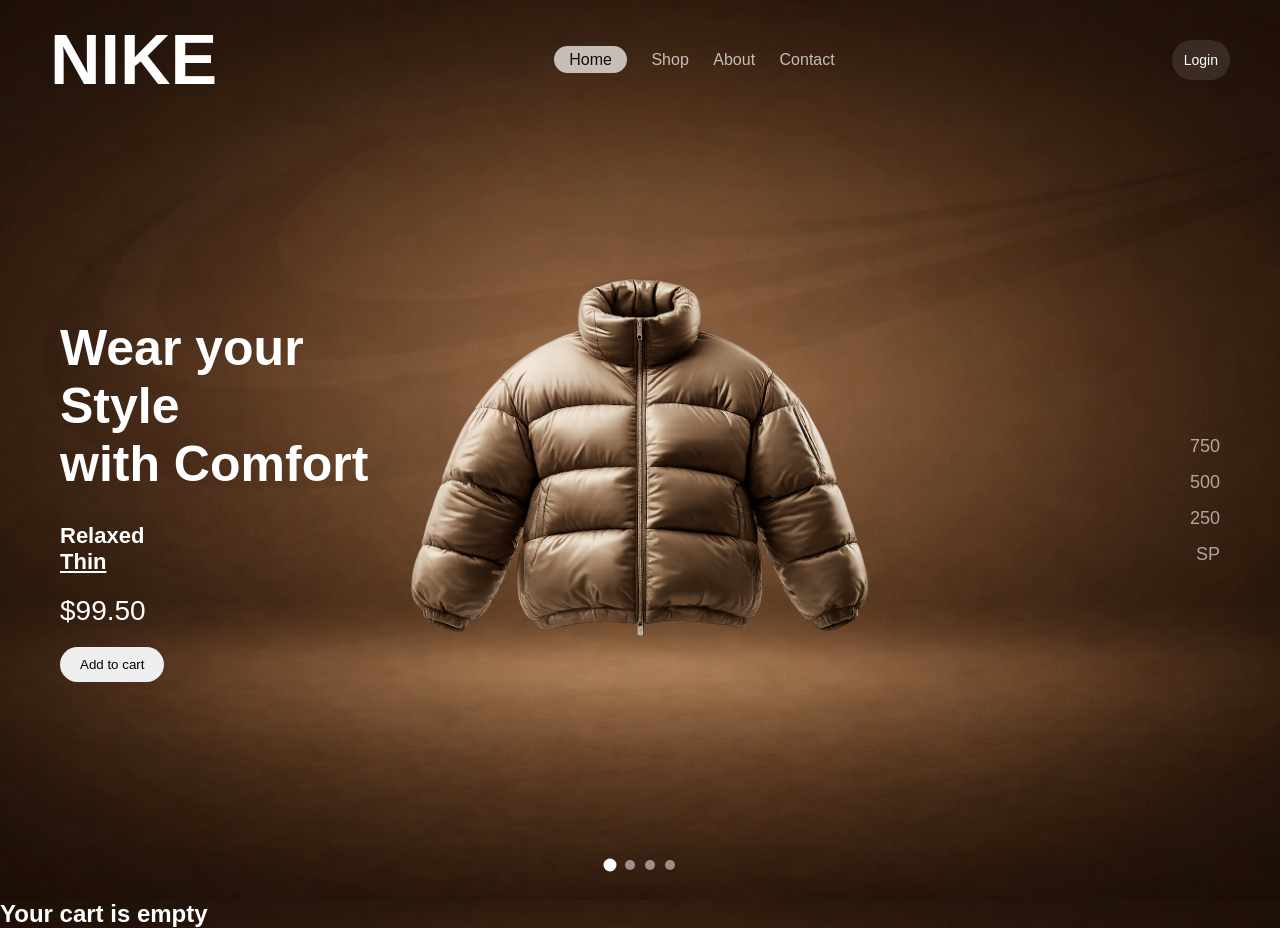
<file: index.html>
<!DOCTYPE html>
<html lang="en">
<head>
<meta charset="UTF-8">
<meta name="viewport" content="width=device-width, initial-scale=1.0">
<title>Hoodie Store</title>
<link rel="stylesheet" href="style.css">
<link rel="stylesheet" href="https://cdnjs.cloudflare.com/ajax/libs/font-awesome/6.5.0/css/all.min.css">
</head>

<body>

<!-- NAVBAR -->
<header class="navbar">
  <div class="logo">NIKE</div>

    <nav>
    <a class="active" href="index.html">Home</a>
    <a href="shop.html">Shop</a>
    <a href="#">About</a>
    <a href="#">Contact</a>
  </nav>

   <div class="user" onclick="goProfile()" id="userIcon"></div>
</header>

<!-- MAIN SECTION -->
<section class="hero">

  <!-- LEFT TEXT -->
  <div class="left">
    <h1>Wear your Style <br> with Comfort</h1>

    <div class="product-info">
       <h2 id="title">Relaxed<br><span id="type">Thin</span></h2>
       <p class="price" id="price">$99.50</p>
      <button onclick="addToCart(
'Winter Heavy',
129.50,
'images/product1.jpg'
)">
Add to cart
</button>
    </div>
  </div>

  <!-- CENTER IMAGE -->
  <div class="center">
    <div class="float-wrapper">
      <img id="jacket" src="images/jacket-1.png">
    </div>
  </div>

  <!-- RIGHT SIDE -->
  <div class="right">
    <span onclick="changeJacket(0)">750</span>
    <span onclick="changeJacket(1)">500</span>
    <span onclick="changeJacket(2)">250</span>
    <span onclick="changeJacket(3)">SP</span>
  </div>

  <!-- SLIDER (MOVE TO BOTTOM ALWAYS) -->
  <div class="slider">
    <span onclick="changeJacket(0)"></span>
    <span onclick="changeJacket(1)"></span>
    <span onclick="changeJacket(2)"></span>
    <span onclick="changeJacket(3)"></span>
  </div>

</section>

<script src="script.js"></script>
<div id="cartItems"></div>

<script>
const cart = JSON.parse(localStorage.getItem("cart")) || [];
const cartContainer = document.getElementById("cartItems");

if (cart.length === 0) {
    cartContainer.innerHTML = "<h2>Your cart is empty</h2>";
} else {
    cart.forEach(item => {
        cartContainer.innerHTML += `
            <div style="margin-bottom:20px;">
                <img src="${item.image}" width="100">
                <h3>${item.name}</h3>
                <p>Price: $${item.price}</p>
                <p>Quantity: ${item.quantity}</p>
            </div>
        `;
    });
}
</script>
</body>
</html>
</file>
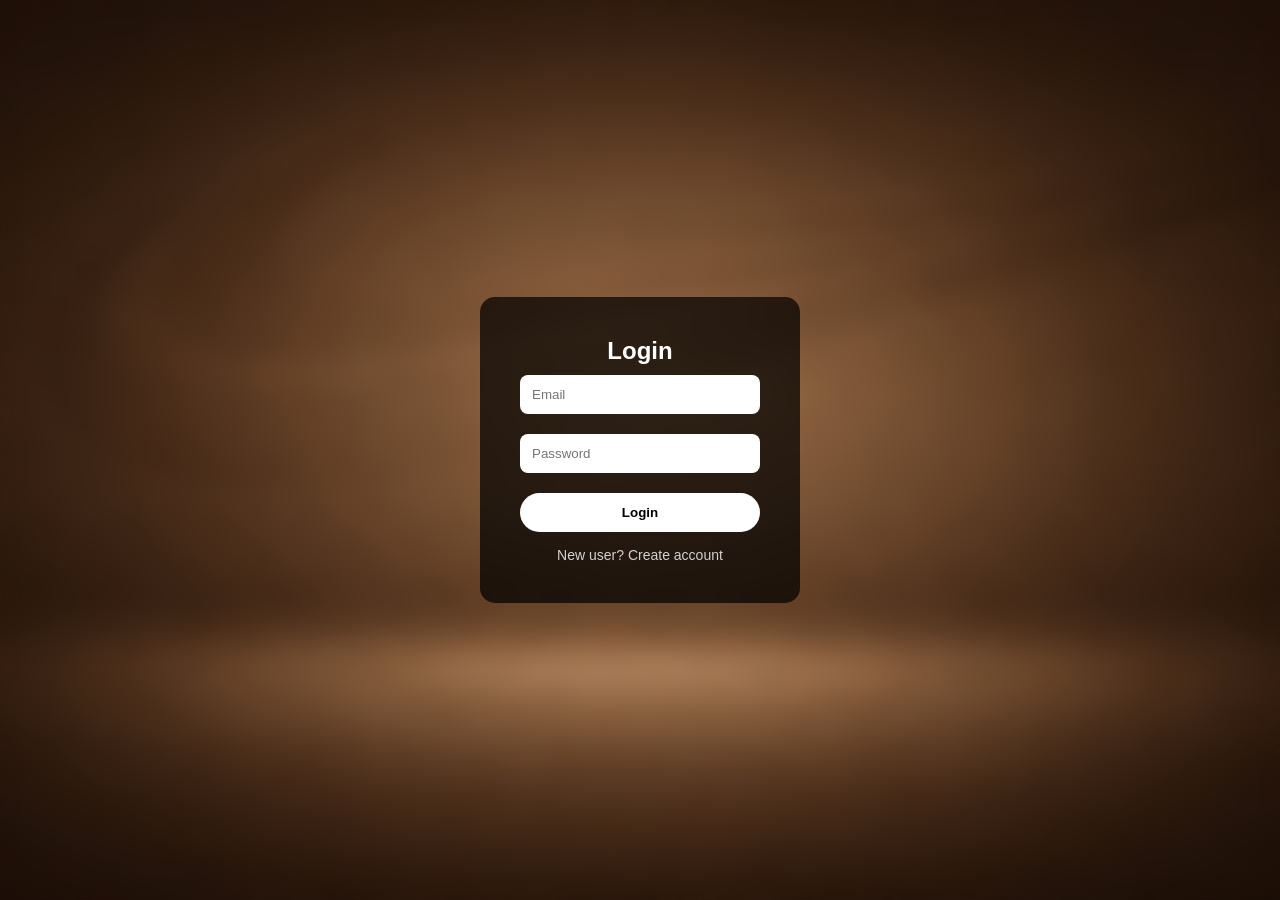
<file: login.html>
<!DOCTYPE html>
<html>
<head>
<title>Login</title>
<link rel="stylesheet" href="login.css">
</head>

<body>

<div class="container">

  <div class="box">

    <!-- LOGIN FORM -->
    <div id="loginForm">
      <h2>Login</h2>

      <input id="email" type="email" placeholder="Email">
      <input id="password" type="password" placeholder="Password">

      <button onclick="login()">Login</button>

      <p onclick="showSignup()">New user? Create account</p>
    </div>

    <!-- SIGNUP FORM -->
    <div id="signupForm" class="hidden">
      <h2>Create Account</h2>

      <input id="name" placeholder="Name">
      <input id="newEmail" type="email" placeholder="Email">
      <input id="newPass" type="password" placeholder="Password">

      <button onclick="signup()">Sign Up</button>

      <p onclick="showLogin()">Already have account? Login</p>
    </div>

  </div>

</div>

<script src="login.js"></script>

</body>
</html>
</file>
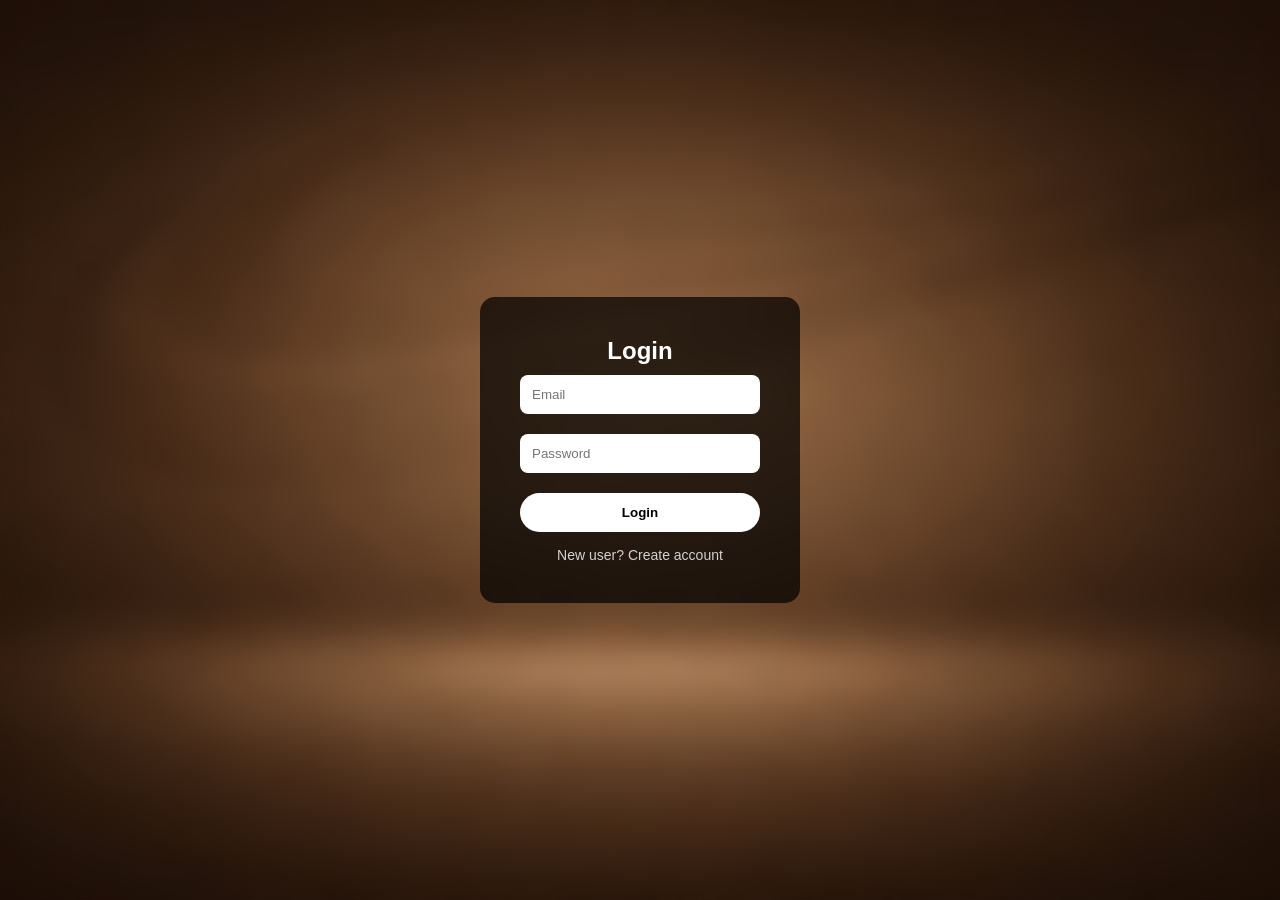
<file: profile.html>
<!DOCTYPE html>
<html lang="en">
<head>
<meta charset="UTF-8">
<meta name="viewport" content="width=device-width, initial-scale=1.0">
<title>Profile</title>
<link rel="stylesheet" href="profile.css">
</head>

<body>

<div class="profile-container">
    <div class="back-btn" onclick="goHome()">
  &#8592;
</div>

  <div class="profile-card">

    <!-- Avatar -->
    <div class="avatar">
      <i class="fa-solid fa-user"></i>
    </div>

    <!-- Details -->
    <h2 id="username">User Name</h2>
    <p id="email">user@email.com</p>

    <!-- Buttons -->
    <button onclick="logout()">Logout</button>

  </div>

</div>

<!-- ICON LIBRARY -->
<link rel="stylesheet" href="https://cdnjs.cloudflare.com/ajax/libs/font-awesome/6.5.0/css/all.min.css">

<script src="profile.js"></script>

</body>
</html>
</file>
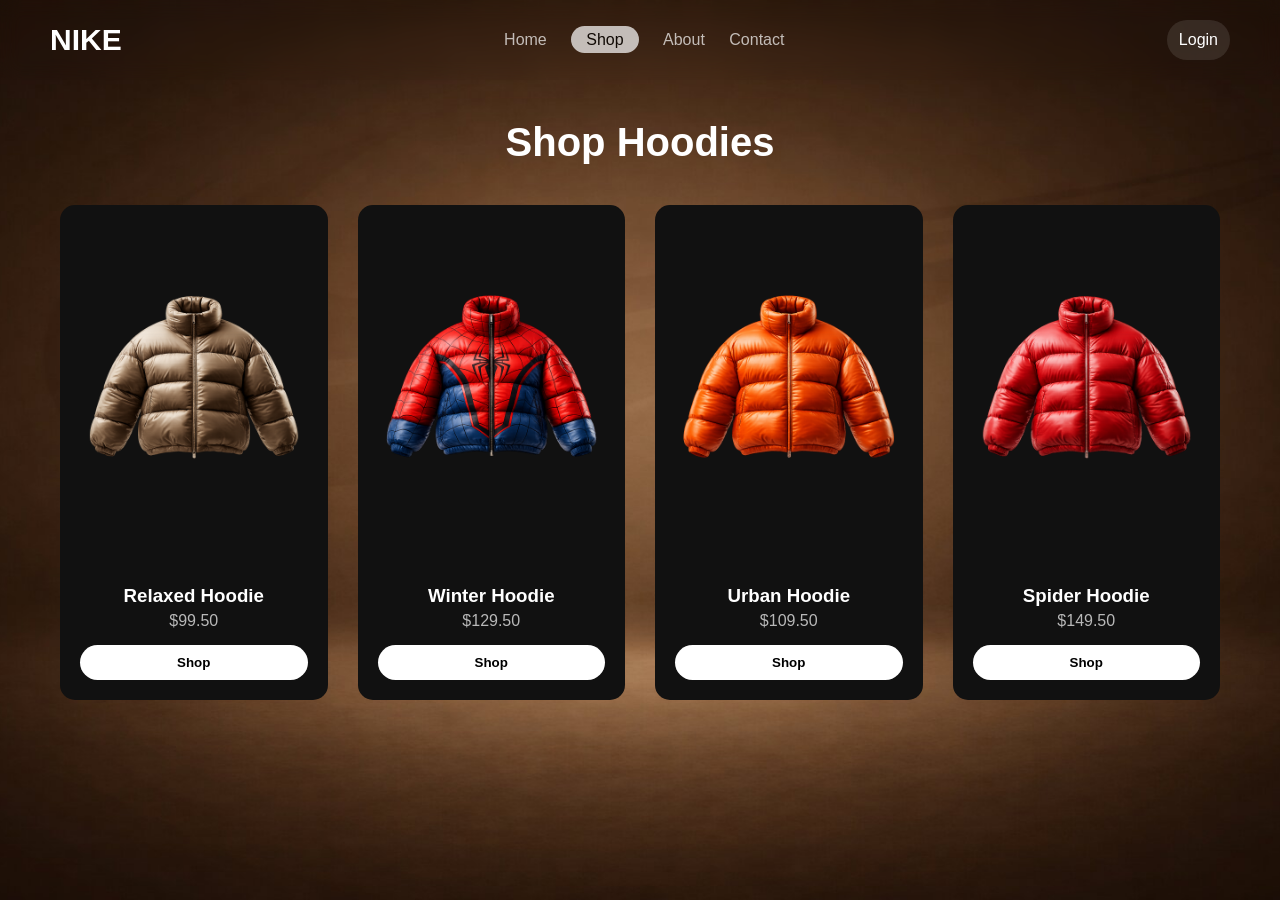
<file: shop.html>
<!DOCTYPE html>
<html lang="en">
<head>
<meta charset="UTF-8">
<meta name="viewport" content="width=device-width, initial-scale=1.0">
<title>Shop</title>
<link rel="stylesheet" href="shop.css">

<!-- FONT AWESOME -->
<link rel="stylesheet" href="https://cdnjs.cloudflare.com/ajax/libs/font-awesome/6.5.0/css/all.min.css">
</head>

<body>

<!-- NAVBAR -->
<header class="navbar">
  <div class="logo">NIKE</div>

  <nav>
    <a href="index.html">Home</a>
    <a class="active" href="shop.html">Shop</a>
    <a href="#">About</a>
    <a href="#">Contact</a>
  </nav>

  <div class="user" onclick="goProfile()" id="userIcon"></div>
</header>

<!-- SHOP SECTION -->
<section class="shop">

  <h1>Shop Hoodies</h1>

  <div class="grid">

    <div class="card">
      <img src="images/jacket-1.png">
      <h3>Relaxed Hoodie</h3>
      <p>$99.50</p>
      <button class="shop-btn" data-product="Relaxed Hoodie">Shop</button>
    </div>

    <div class="card">
      <img src="images/jacket-2.png">
      <h3>Winter Hoodie</h3>
      <p>$129.50</p>
      <button class="shop-btn" data-product="Winter Hoodie">Shop</button>
    </div>

    <div class="card">
      <img src="images/jacket-3.png">
      <h3>Urban Hoodie</h3>
      <p>$109.50</p>
      <button class="shop-btn" data-product="Urban Hoodie">Shop</button>
    </div>

    <div class="card">
      <img src="images/jacket-4.png">
      <h3>Spider Hoodie</h3>
      <p>$149.50</p>
      <button class="shop-btn" data-product="Spider Hoodie">Shop</button>
    </div>

  </div>

</section>

<!-- ✅ MODAL (move before script) -->
<!-- ✅ MODAL -->
<div id="orderModal" class="modal">

  <div class="modal-box">
    <span class="close" onclick="closeOrder()">✖</span>

    <h2 id="productName">Order Details</h2>

    <!-- DELIVERY DETAILS -->
    <input id="address" placeholder="Full Address (Street, Area)">
    <input id="city" placeholder="City">
    <input id="pincode" placeholder="Pincode">
    <input id="phone" placeholder="Phone Number">

    <button onclick="placeOrder()">Place Order</button>

    <p id="successMsg"></p>
  </div>

</div>

<!-- SCRIPT LAST -->
<script src="shop.js"></script>

</body>
</html>
</file>
<file: style.css>
*{
  margin:0;
  padding:0;
  box-sizing:border-box;
  font-family:Arial, sans-serif;
}

body{
  height:100vh;
  background-image:url("images/bg-1.jpg");
  background-size:cover;
  background-position:center;
  color:white;
  overflow:auto;
}

/* NAVBAR */
.navbar{
  position:fixed;
  top:0;
  left:0;
  width:100%;
  z-index:1000;
  display:flex;
  justify-content:space-between;
  align-items:center;
  padding:20px 50px;
}

.logo{
  font-weight:bold;
  font-size:70px;
}

nav a{
  margin:0 10px;
  color:white;
  text-decoration:none;
  opacity:0.7;
}

nav .active{
  background:white;
  color:black;
  padding:5px 15px;
  border-radius:20px;
}

/* HERO (IMPORTANT FIX) */
.hero{
  display:grid;
  grid-template-columns: 1fr 1fr 1fr;
  align-items:center;
  height:100vh; /* full screen */
  padding:100px 60px 0; /* push below navbar */
}

/* LEFT */
.left h1{
  font-size:50px;
  margin-bottom:30px;
}

.product-info h2{
  font-size:22px;
}

.product-info span{
  text-decoration:underline;
}

.price{
  margin:20px 0;
  font-size:28px;
}

button{
  padding:10px 20px;
  border:none;
  border-radius:20px;
  cursor:pointer;
}

/* CENTER */
.center{
  display:flex;
  justify-content:center;
  align-items:center;
  overflow:visible; /* ✅ FIXED */
}

/* FLOAT WRAPPER */
.float-wrapper{
  animation: float 3s ease-in-out infinite;
}

/* IMAGE */
.center img{
  width:500px;
  transform: translateX(120%);
}

/* FLOAT ANIMATION */
@keyframes float{
  0%{ transform: translateY(0); }
  50%{ transform: translateY(-20px); }
  100%{ transform: translateY(0); }
}

/* NIKE ENTRY */
.enter{
  animation: nikeSlide 1s cubic-bezier(0.22, 1, 0.36, 1) forwards;
}

@keyframes nikeSlide{
  0%{
    transform: translateX(150%) scale(0.9);
    opacity:0;
  }
  70%{
    transform: translateX(-10px) scale(1.03);
    opacity:1;
  }
  100%{
    transform: translateX(0) scale(1);
  }
}
/* RIGHT SIDE (FIXED) */
.right{
  display:flex;
  flex-direction:column;
  align-items:flex-end;
  gap:15px;
  font-size:18px;
}

.right span{
  cursor:pointer;
  opacity:0.6;
  transition:0.3s;
}

.right span:hover{
  opacity:1;
  transform:scale(1.2);
}

/* SLIDER */
.slider{
  position:absolute;
  bottom:30px;
  left:50%;
  transform:translateX(-50%);
  display:flex;
  gap:10px;
}

.slider span{
  width:10px;
  height:10px;
  background:white;
  opacity:0.5;
  border-radius:50%;
  cursor:pointer;
}

.slider span.active{
  opacity:1;
  transform:scale(1.3);
}
.user{
  min-width:40px;
  height:40px;
  padding:0 12px;
  background:rgba(255,255,255,0.1);
  border-radius:20px;
  display:flex;
  justify-content:center;
  align-items:center;
  cursor:pointer;
  color:white;
  font-size:14px;
}

.user i{
  color:white;
}

.user:hover{
  background:white;
  color:black;
}

.user:hover i{
  color:black;
}
</file>
<file: login.css>
*{
  margin:0;
  padding:0;
  box-sizing:border-box;
  font-family:Arial, sans-serif;
}

body{
  height:100vh;
  background:url("images/bg-1.jpg") no-repeat center/cover;
  display:flex;
  justify-content:center;
  align-items:center;
}

/* CONTAINER */
.container{
  backdrop-filter: blur(10px);
  width:100%;
  height:100%;
  display:flex;
  justify-content:center;
  align-items:center;
}

/* BOX */
.box{
  background:rgba(0,0,0,0.7);
  padding:40px;
  border-radius:15px;
  width:320px;
  text-align:center;
  color:white;
}

/* INPUT */
input{
  width:100%;
  padding:12px;
  margin:10px 0;
  border:none;
  border-radius:8px;
  outline:none;
}

/* BUTTON */
button{
  width:100%;
  padding:12px;
  margin-top:10px;
  border:none;
  border-radius:20px;
  background:white;
  color:black;
  font-weight:bold;
  cursor:pointer;
}

/* TEXT */
p{
  margin-top:15px;
  cursor:pointer;
  font-size:14px;
  opacity:0.8;
}

/* HIDE */
.hidden{
  display:none;
}
</file>
<file: profile.css>
*{
  margin:0;
  padding:0;
  box-sizing:border-box;
  font-family:Arial, sans-serif;
}

body{
  height:100vh;
  background:url("images/bg-1.jpg") no-repeat center/cover;
  display:flex;
  justify-content:center;
  align-items:center;
}

/* CONTAINER */
.profile-container{
  backdrop-filter: blur(10px);
  width:100%;
  height:100%;
  display:flex;
  justify-content:center;
  align-items:center;
}

/* CARD */
.profile-card{
  background:rgba(0,0,0,0.7);
  padding:40px;
  border-radius:15px;
  text-align:center;
  color:white;
  width:300px;
}

/* AVATAR */
.avatar{
  width:80px;
  height:80px;
  border-radius:50%;
  background:white;
  display:flex;
  justify-content:center;
  align-items:center;
  margin:0 auto 20px;
}

.avatar i{
  color:black;
  font-size:30px;
}

/* TEXT */
.profile-card h2{
  margin-bottom:10px;
}

.profile-card p{
  opacity:0.7;
  margin-bottom:20px;
}

/* BUTTON */
button{
  padding:10px 20px;
  border:none;
  border-radius:20px;
  cursor:pointer;
  background:white;
  color:black;
  font-weight:bold;
}
.back-btn{
  position:absolute;
  top:20px;
  left:20px;
  font-size:24px;
  color:white;
  cursor:pointer;
  padding:8px 12px;
  border-radius:50%;
  background:rgba(255,255,255,0.1);
  transition:0.3s;
}

/* hover */
.back-btn:hover{
  background:white;
  color:black;
}
</file>
<file: shop.css>
*{
  margin:0;
  padding:0;
  box-sizing:border-box;
  font-family:Arial, sans-serif;
}

body{
  min-height:100vh;
  background-image:url("images/bg-1.jpg");
  background-size:cover;
  background-position:center;
  color:white;
  overflow:auto;
}

/* NAVBAR */
.navbar{
  position:fixed;
  top:0;
  left:0;
  width:100%;
  z-index:1000;
  display:flex;
  justify-content:space-between;
  align-items:center;
  padding:20px 50px;
  backdrop-filter: blur(10px);
}

.logo{
  font-weight:bold;
  font-size:30px;
}

nav a{
  margin:0 10px;
  color:white;
  text-decoration:none;
  opacity:0.7;
}

nav a.active{
  background:white;
  color:black;
  padding:5px 15px;
  border-radius:20px;
}

/* USER ICON */
.user{
  min-width:40px;
  height:40px;
  padding:0 12px;
  background:rgba(255,255,255,0.1);
  border-radius:20px;
  display:flex;
  justify-content:center;
  align-items:center;
  cursor:pointer;
  color:white;
}

.user i{
  color:white;
}

.user:hover{
  background:white;
}

.user:hover i{
  color:black;
}

/* SHOP SECTION */
.shop{
  padding:120px 60px 60px;
  text-align:center;
}

.shop h1{
  font-size:40px;
  margin-bottom:40px;
}

/* GRID */
.grid{
  display:grid;
  grid-template-columns: repeat(4, 1fr);
  gap:30px;
}

/* CARD */
.card{
  background:#111;
  padding:20px;
  border-radius:15px;
  transition:0.4s;
  position:relative;
  overflow:hidden;
}

/* IMAGE */
.card img{
  width:100%;
  transition:0.4s;
}

/* TEXT */
.card h3{
  margin-top:15px;
}

.card p{
  margin-top:5px;
  opacity:0.7;
}

/* BUTTON */
.card button{
  margin-top:15px;
  padding:10px;
  width:100%;
  border:none;
  border-radius:20px;
  background:white;
  color:black;
  cursor:pointer;
  font-weight:bold;
  position:relative;
  z-index:10; /* ✅ ensures button stays clickable */
}

/* BUTTON HOVER */
.card button:hover{
  background:black;
  color:white;
}

/* HOVER */
.card:hover{
  transform:translateY(-10px);
  background:#1a1a1a;
}

.card:hover img{
  transform:scale(1.1);
}

/* GLOW EFFECT */
.card::after{
  content:"";
  position:absolute;
  top:0;
  left:0;
  width:100%;
  height:100%;
  background:linear-gradient(transparent, rgba(255,255,255,0.1));
  opacity:0;
  transition:0.4s;
  pointer-events: none; /* ✅ FIXED CLICK ISSUE */
}

.card:hover::after{
  opacity:1;
}

/* MODAL */
.modal{
  position:fixed;
  top:0;
  left:0;
  width:100%;
  height:100%;
  background:rgba(0,0,0,0.7);
  display:none;
  justify-content:center;
  align-items:center;
}

.modal-box{
  background:#111;
  padding:30px;
  border-radius:15px;
  text-align:center;
  color:white;
  width:300px;
  position:relative;
}

.modal-box input{
  width:100%;
  padding:10px;
  margin:10px 0;
  border:none;
  border-radius:8px;
}

.modal-box button{
  width:100%;
  padding:10px;
  border:none;
  border-radius:20px;
  background:white;
  color:black;
  cursor:pointer;
}

/* CLOSE BUTTON */
.close{
  position:absolute;
  top:10px;
  right:15px;
  cursor:pointer;
  font-size:18px;
}

/* SUCCESS MESSAGE */
#successMsg{
  margin-top:10px;
  color:lightgreen;
}
</file>
